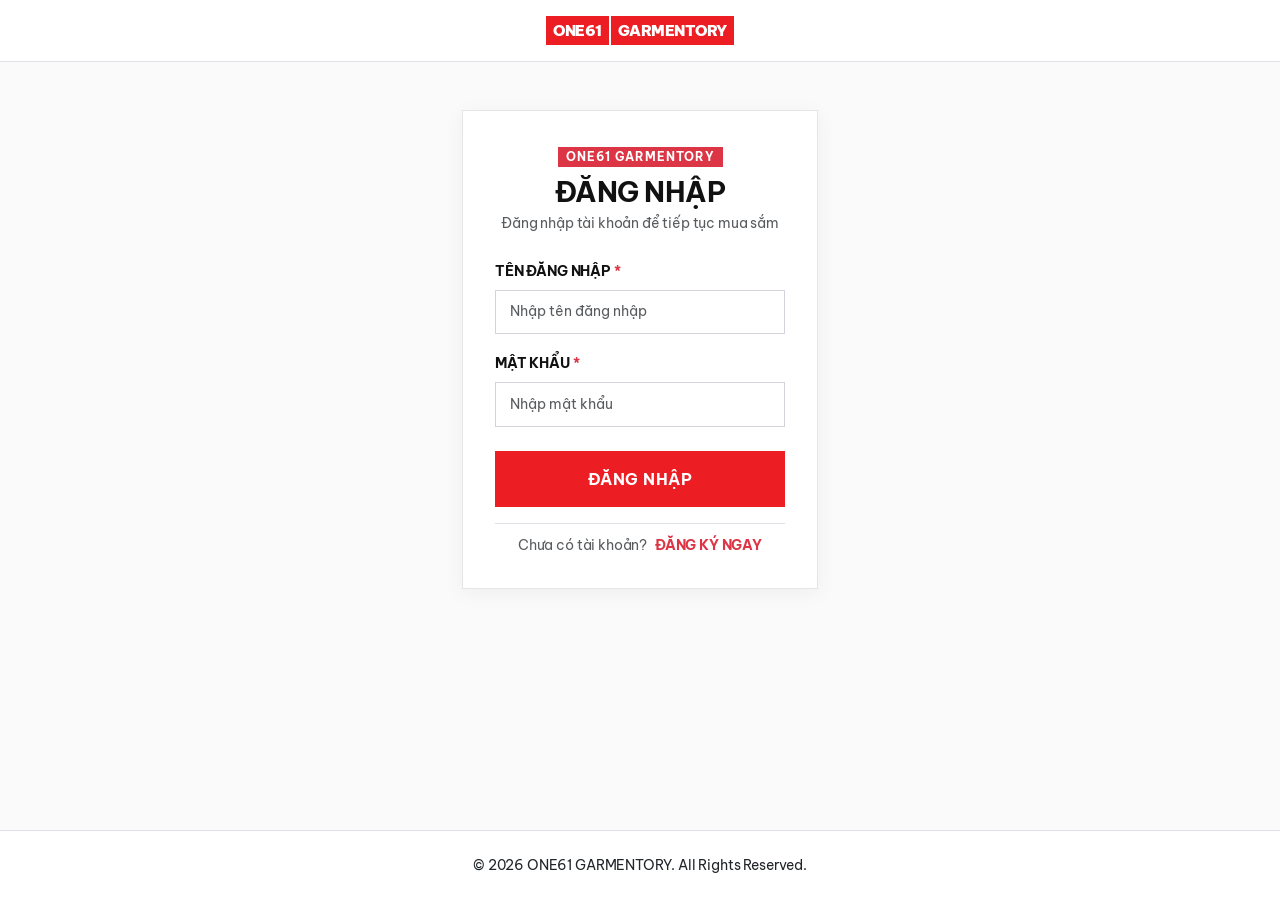
<file: pages/login.html>
<!DOCTYPE html>
<html lang="vi">

<head>
    <meta charset="UTF-8">
    <meta name="viewport" content="width=device-width, initial-scale=1.0">
    <title>Đăng Nhập | ONE61 GARMENTORY</title>
    <!-- Google Fonts: Be Vietnam Pro & Inter with 100% Native Vietnamese Typography -->
    <link rel="preconnect" href="https://fonts.googleapis.com">
    <link rel="preconnect" href="https://fonts.gstatic.com" crossorigin>
    <link href="https://fonts.googleapis.com/css2?family=Be+Vietnam+Pro:ital,wght@0,300;0,400;0,500;0,600;0,700;0,800;0,900;1,400&family=Inter:wght@300;400;500;600;700;800;900&display=swap" rel="stylesheet">
    <!-- Bootstrap 5 CSS -->
    <link href="https://cdn.jsdelivr.net/npm/bootstrap@5.3.0/dist/css/bootstrap.min.css" rel="stylesheet">
    <!-- FontAwesome 6 Pro -->
    <link rel="stylesheet" href="https://cdnjs.cloudflare.com/ajax/libs/font-awesome/6.4.0/css/all.min.css">
    <!-- Dedicated Modular Stylesheets -->
    <link rel="stylesheet" href="css/style.css">
    <link rel="stylesheet" href="css/auth.css">
</head>

<body class="auth-page d-flex flex-column min-vh-100">
    <nav class="navbar navbar-light bg-white border-bottom py-3">
        <div class="container text-center justify-content-center">
            <a class="brand-logo-wrap" href="index.html">
                <span class="brand-box">ONE61</span>
                <span class="brand-box">GARMENTORY</span>
            </a>
        </div>
    </nav>

    <main class="container my-5 flex-grow-1">
        <div class="row justify-content-center">
            <div class="col-md-5 col-lg-4">
                <div class="auth-card">
                    <div class="text-center mb-4">
                        <span class="badge bg-danger rounded-0 px-2 py-1 mb-2 text-uppercase" style="letter-spacing: 1px;">ONE61 Garmentory</span>
                        <h3 class="fw-bold text-uppercase tracking-wide m-0">ĐĂNG NHẬP</h3>
                        <p class="text-muted small mt-1">Đăng nhập tài khoản để tiếp tục mua sắm</p>
                    </div>

                    <form onsubmit="handleLogin(event)">
                        <div class="mb-3">
                            <label class="form-label fw-bold small text-uppercase">Tên đăng nhập <span class="text-danger">*</span></label>
                            <input type="text" class="form-control" placeholder="Nhập tên đăng nhập" required>
                        </div>
                        <div class="mb-4">
                            <label class="form-label fw-bold small text-uppercase">Mật khẩu <span class="text-danger">*</span></label>
                            <input type="password" class="form-control" placeholder="Nhập mật khẩu" required>
                        </div>
                        <button type="submit" class="btn btn-brand-primary w-100 py-3 mb-3">
                            ĐĂNG NHẬP
                        </button>
                        <div class="text-center pt-2 border-top">
                            <span class="text-muted small">Chưa có tài khoản?</span> 
                            <a href="register.html" class="text-danger text-decoration-none fw-bold small text-uppercase ms-1">Đăng ký ngay</a>
                        </div>
                    </form>
                </div>
            </div>
        </div>
    </main>

    <footer class="bg-white border-top text-dark py-4 mt-auto text-center small text-secondary">
        © 2026 ONE61 GARMENTORY. All Rights Reserved.
    </footer>

    <!-- Bootstrap 5 JS -->
    <script src="https://cdn.jsdelivr.net/npm/bootstrap@5.3.0/dist/js/bootstrap.bundle.min.js"></script>
    <!-- Dedicated Modular JS -->
    <script src="js/one61-alert.js"></script>
    <script src="js/main.js"></script>
    <script src="js/auth.js"></script>
</body>

</html>
</file>
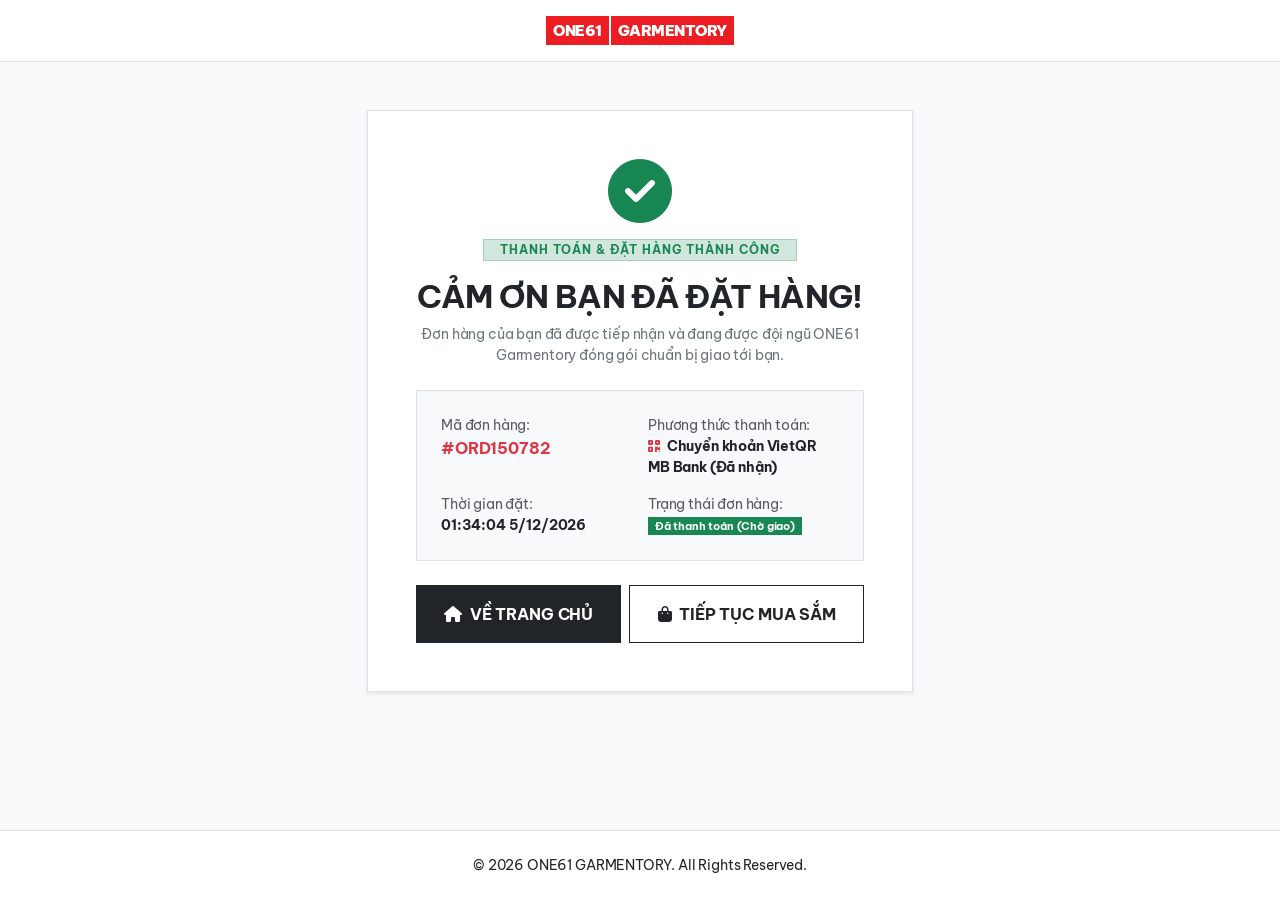
<file: pages/order-success.html>
<!DOCTYPE html>
<html lang="vi">

<head>
    <meta charset="UTF-8">
    <meta name="viewport" content="width=device-width, initial-scale=1.0">
    <title>Đặt Hàng Thành Công | ONE61 GARMENTORY</title>
    <!-- Google Fonts: Be Vietnam Pro & Inter with 100% Native Vietnamese Typography -->
    <link rel="preconnect" href="https://fonts.googleapis.com">
    <link rel="preconnect" href="https://fonts.gstatic.com" crossorigin>
    <link href="https://fonts.googleapis.com/css2?family=Be+Vietnam+Pro:ital,wght@0,300;0,400;0,500;0,600;0,700;0,800;0,900;1,400&family=Inter:wght@300;400;500;600;700;800;900&display=swap" rel="stylesheet">
    <!-- Bootstrap 5 CSS -->
    <link href="https://cdn.jsdelivr.net/npm/bootstrap@5.3.0/dist/css/bootstrap.min.css" rel="stylesheet">
    <!-- FontAwesome 6 Pro -->
    <link rel="stylesheet" href="https://cdnjs.cloudflare.com/ajax/libs/font-awesome/6.4.0/css/all.min.css">
    <!-- Dedicated Modular Stylesheets -->
    <link rel="stylesheet" href="css/style.css">
</head>

<body class="bg-light d-flex flex-column min-vh-100">
    <nav class="navbar navbar-light bg-white border-bottom py-3">
        <div class="container text-center justify-content-center">
            <a class="brand-logo-wrap" href="index.html">
                <span class="brand-box">ONE61</span>
                <span class="brand-box">GARMENTORY</span>
            </a>
        </div>
    </nav>

    <main class="container my-5 flex-grow-1">
        <div class="row justify-content-center">
            <div class="col-md-7 col-lg-6">
                <div class="card border rounded-0 p-4 p-md-5 bg-white shadow-sm text-center">
                    <div class="mb-3">
                        <i class="fa-solid fa-circle-check text-success display-3"></i>
                    </div>

                    <span class="badge bg-success-subtle text-success border border-success-subtle rounded-0 px-3 py-1 text-uppercase fw-bold mb-2 mx-auto" style="letter-spacing: 1px; width: fit-content;">
                        Thanh toán & Đặt hàng thành công
                    </span>

                    <h2 class="fw-bold text-uppercase tracking-wide mt-2 mb-2">CẢM ƠN BẠN ĐÃ ĐẶT HÀNG!</h2>
                    <p class="text-secondary small mb-4">
                        Đơn hàng của bạn đã được tiếp nhận và đang được đội ngũ ONE61 Garmentory đóng gói chuẩn bị giao tới bạn.
                    </p>

                    <div class="bg-light border p-4 text-start rounded-0 mb-4 small">
                        <div class="row g-3">
                            <div class="col-sm-6">
                                <span class="text-muted d-block">Mã đơn hàng:</span>
                                <strong class="text-danger fs-6" id="displayOrderID">#ORD2026</strong>
                            </div>
                            <div class="col-sm-6">
                                <span class="text-muted d-block">Phương thức thanh toán:</span>
                                <strong class="text-dark">
                                    <i class="fa-solid fa-qrcode text-danger me-1"></i> Chuyển khoản VietQR MB Bank (Đã nhận)
                                </strong>
                            </div>
                            <div class="col-sm-6">
                                <span class="text-muted d-block">Thời gian đặt:</span>
                                <span class="fw-bold text-dark" id="orderTime">15/08/2026</span>
                            </div>
                            <div class="col-sm-6">
                                <span class="text-muted d-block">Trạng thái đơn hàng:</span>
                                <span class="badge bg-success rounded-0">Đã thanh toán (Chờ giao)</span>
                            </div>
                        </div>
                    </div>

                    <div class="d-flex flex-column flex-sm-row gap-2 justify-content-center">
                        <a href="index.html" class="btn btn-dark rounded-0 px-4 py-3 fw-bold text-uppercase small flex-grow-1">
                            <i class="fa-solid fa-house me-1"></i> Về trang chủ
                        </a>
                        <a href="product.html" class="btn btn-outline-dark rounded-0 px-4 py-3 fw-bold text-uppercase small flex-grow-1">
                            <i class="fa-solid fa-bag-shopping me-1"></i> Tiếp tục mua sắm
                        </a>
                    </div>
                </div>
            </div>
        </div>
    </main>

    <footer class="bg-white border-top text-dark py-4 mt-auto text-center small text-secondary">
        © 2026 ONE61 GARMENTORY. All Rights Reserved.
    </footer>

    <!-- Bootstrap 5 JS -->
    <script src="https://cdn.jsdelivr.net/npm/bootstrap@5.3.0/dist/js/bootstrap.bundle.min.js"></script>
    <!-- Dedicated Modular JS -->
    <script src="js/one61-alert.js"></script>
    <script src="js/main.js"></script>
    <script>
        window.addEventListener('DOMContentLoaded', () => {
            const urlParams = new URLSearchParams(window.location.search);
            const orderId = urlParams.get('orderID') || 'ORD' + Math.floor(100000 + Math.random() * 900000);
            document.getElementById('displayOrderID').textContent = '#' + orderId;
            document.getElementById('orderTime').textContent = new Date().toLocaleString('vi-VN');
        });
    </script>
</body>

</html>
</file>
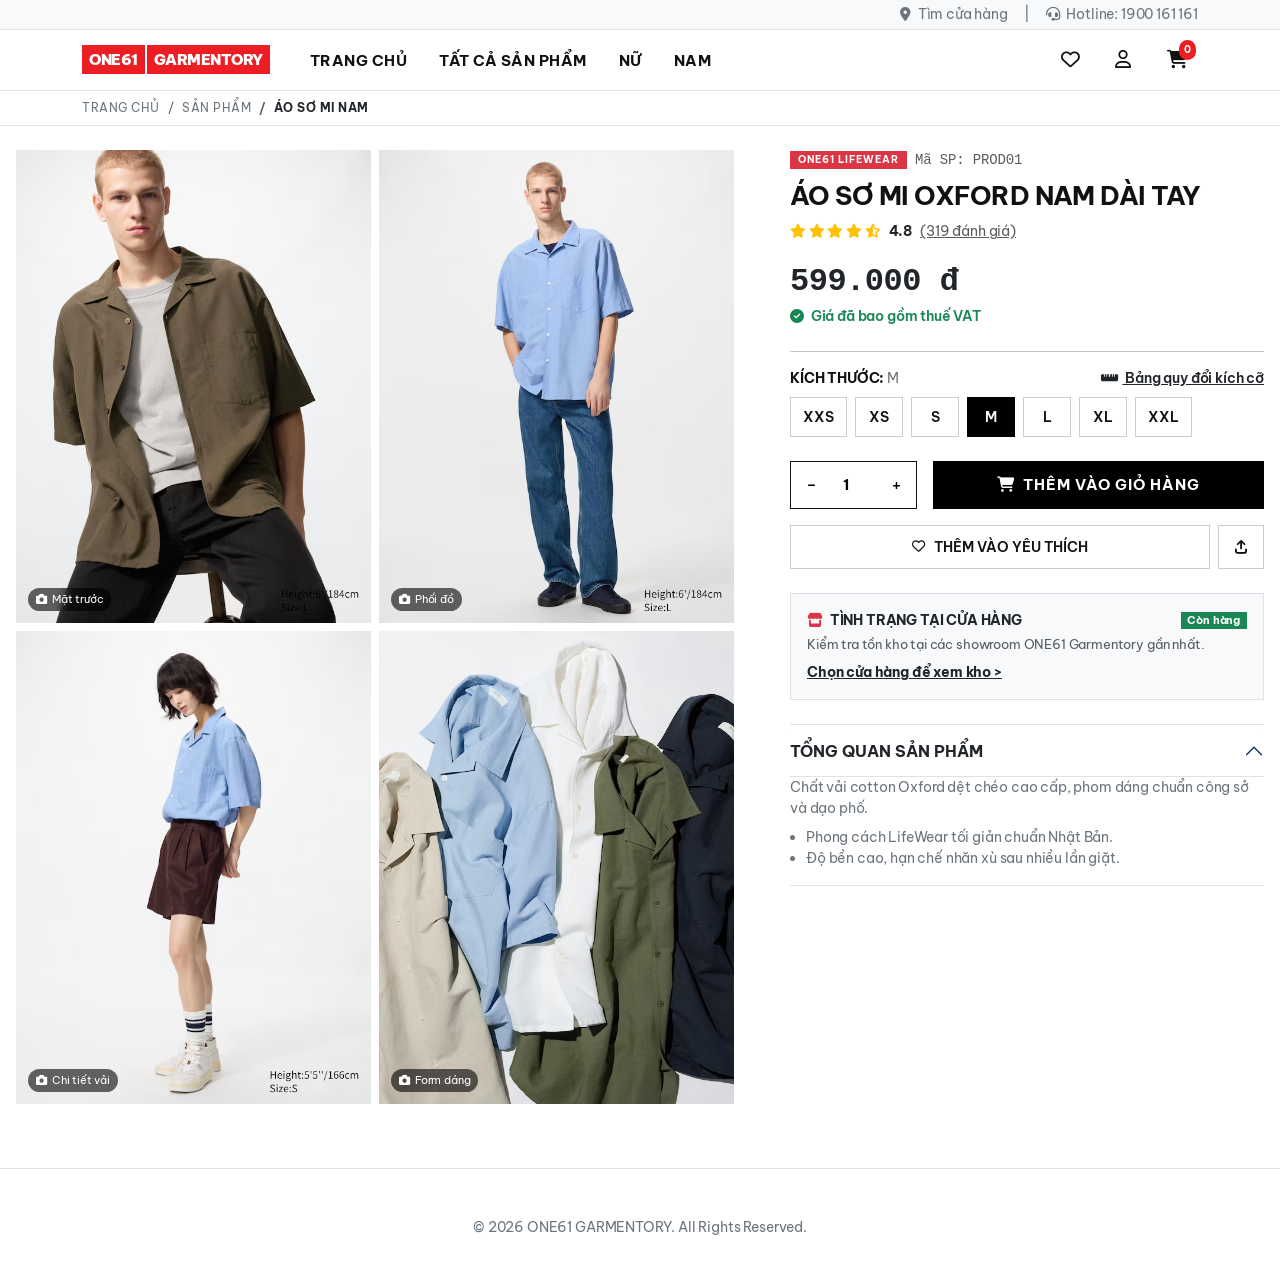
<file: pages/product-detail.html>
<!DOCTYPE html>
<html lang="vi">

<head>
    <meta charset="UTF-8">
    <meta name="viewport" content="width=device-width, initial-scale=1.0">
    <title>Chi Tiết Sản Phẩm | ONE61 GARMENTORY</title>
    <!-- Google Fonts: Be Vietnam Pro & Inter with 100% Native Vietnamese Typography -->
    <link rel="preconnect" href="https://fonts.googleapis.com">
    <link rel="preconnect" href="https://fonts.gstatic.com" crossorigin>
    <link href="https://fonts.googleapis.com/css2?family=Be+Vietnam+Pro:ital,wght@0,300;0,400;0,500;0,600;0,700;0,800;0,900;1,400&family=Inter:wght@300;400;500;600;700;800;900&display=swap" rel="stylesheet">
    <!-- Bootstrap 5 CSS -->
    <link href="https://cdn.jsdelivr.net/npm/bootstrap@5.3.0/dist/css/bootstrap.min.css" rel="stylesheet">
    <!-- FontAwesome 6 Pro -->
    <link rel="stylesheet" href="https://cdnjs.cloudflare.com/ajax/libs/font-awesome/6.4.0/css/all.min.css">
    <!-- Dedicated Modular Stylesheets -->
    <link rel="stylesheet" href="css/style.css">
    <link rel="stylesheet" href="css/product-detail.css">
</head>

<body class="d-flex flex-column min-vh-100">
    <!-- Top Bar -->
    <div class="border-bottom py-1 small bg-light">
        <div class="container d-flex justify-content-end align-items-center gap-3">
            <a href="javascript:void(0)" onclick="window.showStoreLocator()" class="text-secondary text-decoration-none"><i class="fa-solid fa-location-dot me-1"></i> Tìm cửa hàng</a>
            <span class="text-secondary">|</span>
            <a href="tel:1900161161" class="text-secondary text-decoration-none"><i class="fa-solid fa-headset me-1"></i> Hotline: 1900 161 161</a>
        </div>
    </div>

    <!-- Main Navigation Bar -->
    <nav class="navbar navbar-expand-lg navbar-light bg-white border-bottom sticky-top py-2">
        <div class="container">
            <a class="brand-logo-wrap me-4" href="index.html">
                <span class="brand-box">ONE61</span>
                <span class="brand-box">GARMENTORY</span>
            </a>

            <div class="collapse navbar-collapse d-none d-lg-flex" id="navbarNav">
                <ul class="navbar-nav me-auto mb-2 mb-lg-0">
                    <li class="nav-item"><a class="main-nav-link" href="index.html">TRANG CHỦ</a></li>
                    <li class="nav-item"><a class="main-nav-link" href="product.html">TẤT CẢ SẢN PHẨM</a></li>
                    <li class="nav-item"><a class="main-nav-link" href="product.html?cat=WOMEN">NỮ</a></li>
                    <li class="nav-item"><a class="main-nav-link" href="product.html?cat=MEN">NAM</a></li>
                </ul>
            </div>

            <div class="d-flex align-items-center gap-3">
                <a href="javascript:void(0)" onclick="window.showWishlistModal()" class="nav-icon-link position-relative" title="Yêu thích">
                    <i class="fa-regular fa-heart"></i>
                    <span class="wishlist-badge cart-badge" id="headerWishlistCount" style="display: none; background-color: var(--color-primary, #ED1D24);">0</span>
                </a>
                <a href="login.html" class="nav-icon-link" title="Tài khoản"><i class="fa-regular fa-user"></i></a>
                <a href="cart.html" class="nav-icon-link" title="Giỏ hàng">
                    <i class="fa-solid fa-cart-shopping"></i>
                    <span class="cart-badge" id="navCartCount">0</span>
                </a>
            </div>
        </div>
    </nav>

    <!-- Breadcrumb -->
    <div class="border-bottom py-2 bg-white">
        <div class="container">
            <nav aria-label="breadcrumb">
                <ol class="breadcrumb mb-0 small text-uppercase" style="font-size: 0.75rem; letter-spacing: 0.5px;">
                    <li class="breadcrumb-item"><a href="index.html" class="text-secondary text-decoration-none">Trang chủ</a></li>
                    <li class="breadcrumb-item"><a href="product.html" class="text-secondary text-decoration-none">Sản phẩm</a></li>
                    <li class="breadcrumb-item active text-dark fw-bold" id="breadCat">ONE61</li>
                </ol>
            </nav>
        </div>
    </div>

    <!-- Product Detail Container -->
    <main class="product-detail-container flex-grow-1">
        <div class="row g-4">
            <!-- Left: Lookbook 4-Image Grid -->
            <div class="col-lg-7 col-md-12">
                <div class="lookbook-grid">
                    <div class="lookbook-item">
                        <img id="img1" src="../web/img-prj301/products/men/content/content-shirts-men-1-01.avif" alt="Mặt trước" onerror="this.onerror=null; this.src='../web/img-prj301/products/men/cover/cover-shirts-men-1.avif';">
                        <span class="lookbook-tag"><i class="fa-solid fa-camera"></i> Mặt trước</span>
                    </div>
                    <div class="lookbook-item">
                        <img id="img2" src="../web/img-prj301/products/men/content/content-shirts-men-1-02.avif" alt="Phối đồ" onerror="this.onerror=null; this.src='../web/img-prj301/products/men/cover/cover-shirts-men-1.avif';">
                        <span class="lookbook-tag"><i class="fa-solid fa-person"></i> Phối đồ</span>
                    </div>
                    <div class="lookbook-item">
                        <img id="img3" src="../web/img-prj301/products/men/content/content-shirts-men-1-03.avif" alt="Chi tiết vải" onerror="this.onerror=null; this.src='../web/img-prj301/products/men/cover/cover-shirts-men-1.avif';">
                        <span class="lookbook-tag"><i class="fa-solid fa-magnifying-glass"></i> Chi tiết vải</span>
                    </div>
                    <div class="lookbook-item">
                        <img id="img4" src="../web/img-prj301/products/men/content/content-shirts-men-1-04.avif" alt="Form dáng" onerror="this.onerror=null; this.src='../web/img-prj301/products/men/cover/cover-shirts-men-1.avif';">
                        <span class="lookbook-tag"><i class="fa-solid fa-shirt"></i> Form dáng</span>
                    </div>
                </div>
            </div>

            <!-- Right: Sticky Product Info -->
            <div class="col-lg-5 col-md-12">
                <div class="sticky-product-info">
                    <div class="d-flex align-items-center gap-2 mb-2">
                        <span class="badge bg-danger rounded-0 px-2 py-1 text-uppercase" style="font-size: 0.65rem; letter-spacing: 1px;">
                            ONE61 LIFEWEAR
                        </span>
                        <span class="text-muted small font-monospace" id="prodSKU">Mã SP: PROD01</span>
                    </div>

                    <h1 class="fw-bold text-uppercase tracking-tight mb-2" id="prodName" style="font-size: 1.65rem; line-height: 1.3;">
                        Áo Thun AIRism Cổ Tròn Ngắn Tay
                    </h1>

                    <div class="d-flex align-items-center gap-2 mb-3">
                        <div class="text-warning small">
                            <i class="fa-solid fa-star"></i>
                            <i class="fa-solid fa-star"></i>
                            <i class="fa-solid fa-star"></i>
                            <i class="fa-solid fa-star"></i>
                            <i class="fa-solid fa-star-half-stroke"></i>
                        </div>
                        <span class="small fw-bold text-dark">4.8</span>
                        <span class="small text-muted text-decoration-underline">(319 đánh giá)</span>
                    </div>

                    <div class="mb-4">
                        <div class="fs-2 fw-bold text-dark font-monospace" id="prodPrice" style="letter-spacing: -0.5px;">
                            299.000 đ
                        </div>
                        <div class="small text-success fw-semibold">
                            <i class="fa-solid fa-check-circle me-1"></i> Giá đã bao gồm thuế VAT
                        </div>
                    </div>

                    <hr class="my-3">

                    <!-- Size Selector -->
                    <div class="mb-4">
                        <div class="d-flex justify-content-between align-items-center mb-2">
                            <span class="small fw-bold text-uppercase">Kích thước: <span id="selectedSizeLabel" class="text-secondary fw-normal">M</span></span>
                            <a href="javascript:void(0)" class="small text-dark fw-semibold text-decoration-underline" data-bs-toggle="modal" data-bs-target="#sizeGuideModal">
                                <i class="fa-solid fa-ruler-horizontal me-1"></i> Bảng quy đổi kích cỡ
                            </a>
                        </div>
                        <div class="size-btn-group">
                            <button type="button" class="size-btn" onclick="selectSize('XXS', this)">XXS</button>
                            <button type="button" class="size-btn" onclick="selectSize('XS', this)">XS</button>
                            <button type="button" class="size-btn" onclick="selectSize('S', this)">S</button>
                            <button type="button" class="size-btn active" onclick="selectSize('M', this)">M</button>
                            <button type="button" class="size-btn" onclick="selectSize('L', this)">L</button>
                            <button type="button" class="size-btn" onclick="selectSize('XL', this)">XL</button>
                            <button type="button" class="size-btn" onclick="selectSize('XXL', this)">XXL</button>
                        </div>
                    </div>

                    <!-- Quantity & Add to Cart -->
                    <div class="d-flex gap-3 align-items-center mb-3">
                        <div class="qty-stepper">
                            <button type="button" class="qty-btn" onclick="changeQuantity(-1)">-</button>
                            <input type="number" id="productQuantity" class="qty-input" value="1" min="1" max="99" readonly>
                            <button type="button" class="qty-btn" onclick="changeQuantity(1)">+</button>
                        </div>
                        <button type="button" onclick="handleAddToCart()" class="btn btn-add-to-cart flex-grow-1 d-flex align-items-center justify-content-center gap-2">
                            <i class="fa-solid fa-cart-shopping"></i> THÊM VÀO GIỎ HÀNG
                        </button>
                    </div>

                    <!-- Secondary Actions -->
                    <div class="d-flex gap-2 mb-4">
                        <button type="button" id="btnWishlistToggle" class="btn btn-wishlist flex-grow-1 d-flex align-items-center justify-content-center gap-2" onclick="toggleWishlist(this)">
                            <i class="fa-regular fa-heart"></i> THÊM VÀO YÊU THÍCH
                        </button>
                        <button type="button" class="btn btn-wishlist px-3" onclick="copyLink()" title="Chia sẻ sản phẩm">
                            <i class="fa-solid fa-arrow-up-from-bracket"></i>
                        </button>
                    </div>

                    <!-- Store Availability -->
                    <div class="border p-3 bg-light mb-4 small">
                        <div class="d-flex justify-content-between align-items-center mb-1">
                            <strong class="text-uppercase text-dark"><i class="fa-solid fa-store me-1 text-danger"></i> Tình trạng tại cửa hàng</strong>
                            <span class="badge bg-success rounded-0">Còn hàng</span>
                        </div>
                        <p class="text-muted mb-2" style="font-size: 0.8rem;">Kiểm tra tồn kho tại các showroom ONE61 Garmentory gần nhất.</p>
                        <a href="javascript:void(0)" class="fw-bold text-dark text-decoration-underline" onclick="window.showStoreLocator()">
                            Chọn cửa hàng để xem kho &gt;
                        </a>
                    </div>

                    <!-- Accordion Details -->
                    <div class="accordion border-top border-bottom mb-4" id="detailAccordion">
                        <div class="accordion-item border-0">
                            <h2 class="accordion-header">
                                <button class="accordion-button px-0 bg-transparent fw-bold text-dark" type="button" data-bs-toggle="collapse" data-bs-target="#collapseOne">
                                    TỔNG QUAN SẢN PHẨM
                                </button>
                            </h2>
                            <div id="collapseOne" class="accordion-collapse collapse show">
                                <div class="accordion-body px-0 pt-0 small text-secondary" id="prodDesc">
                                    Chất liệu AIRism mềm mịn, làm mát cơ thể tức thì, thấm hút mồ hôi tối ưu.
                                </div>
                            </div>
                        </div>
                    </div>
                </div>
            </div>
        </div>
    </main>

    <!-- Size Guide Modal -->
    <div class="modal fade" id="sizeGuideModal" tabindex="-1">
        <div class="modal-dialog modal-dialog-centered modal-lg">
            <div class="modal-content rounded-0">
                <div class="modal-header border-bottom">
                    <h5 class="modal-title fw-bold text-uppercase small"><i class="fa-solid fa-ruler-combined me-2 text-danger"></i> BẢNG QUY ĐỔI KÍCH CỠ CHUẨN</h5>
                    <button type="button" class="btn-close" data-bs-dismiss="modal"></button>
                </div>
                <div class="modal-body p-4">
                    <table class="table table-bordered text-center small mb-0">
                        <thead class="table-dark">
                            <tr><th>Size</th><th>Chiều cao (cm)</th><th>Cân nặng (kg)</th><th>Vòng ngực (cm)</th><th>Vòng eo (cm)</th></tr>
                        </thead>
                        <tbody>
                            <tr><td><strong>XS</strong></td><td>150 - 160</td><td>40 - 48</td><td>76 - 82</td><td>60 - 66</td></tr>
                            <tr><td><strong>S</strong></td><td>155 - 165</td><td>48 - 55</td><td>80 - 88</td><td>64 - 72</td></tr>
                            <tr class="table-active"><td><strong>M</strong></td><td>160 - 172</td><td>55 - 65</td><td>86 - 94</td><td>70 - 78</td></tr>
                            <tr><td><strong>L</strong></td><td>168 - 178</td><td>65 - 75</td><td>92 - 100</td><td>76 - 84</td></tr>
                            <tr><td><strong>XL</strong></td><td>175 - 185</td><td>75 - 85</td><td>98 - 108</td><td>82 - 92</td></tr>
                            <tr><td><strong>XXL</strong></td><td>180 - 190</td><td>85 - 95</td><td>106 - 116</td><td>90 - 100</td></tr>
                        </tbody>
                    </table>
                </div>
                <div class="modal-footer border-top">
                    <button type="button" class="btn btn-dark rounded-0 px-4 small fw-bold text-uppercase" data-bs-dismiss="modal">ĐÓNG</button>
                </div>
            </div>
        </div>
    </div>

    <!-- Footer -->
    <footer class="bg-white border-top text-dark py-5 mt-auto">
        <div class="container text-center small text-secondary">
            © 2026 ONE61 GARMENTORY. All Rights Reserved.
        </div>
    </footer>

    <!-- Bootstrap 5 JS -->
    <script src="https://cdn.jsdelivr.net/npm/bootstrap@5.3.0/dist/js/bootstrap.bundle.min.js"></script>
    <!-- Dedicated Modular JS -->
    <script src="js/one61-alert.js"></script>
    <script src="js/main.js"></script>
    <script src="js/product-detail.js"></script>
</body>

</html>
</file>
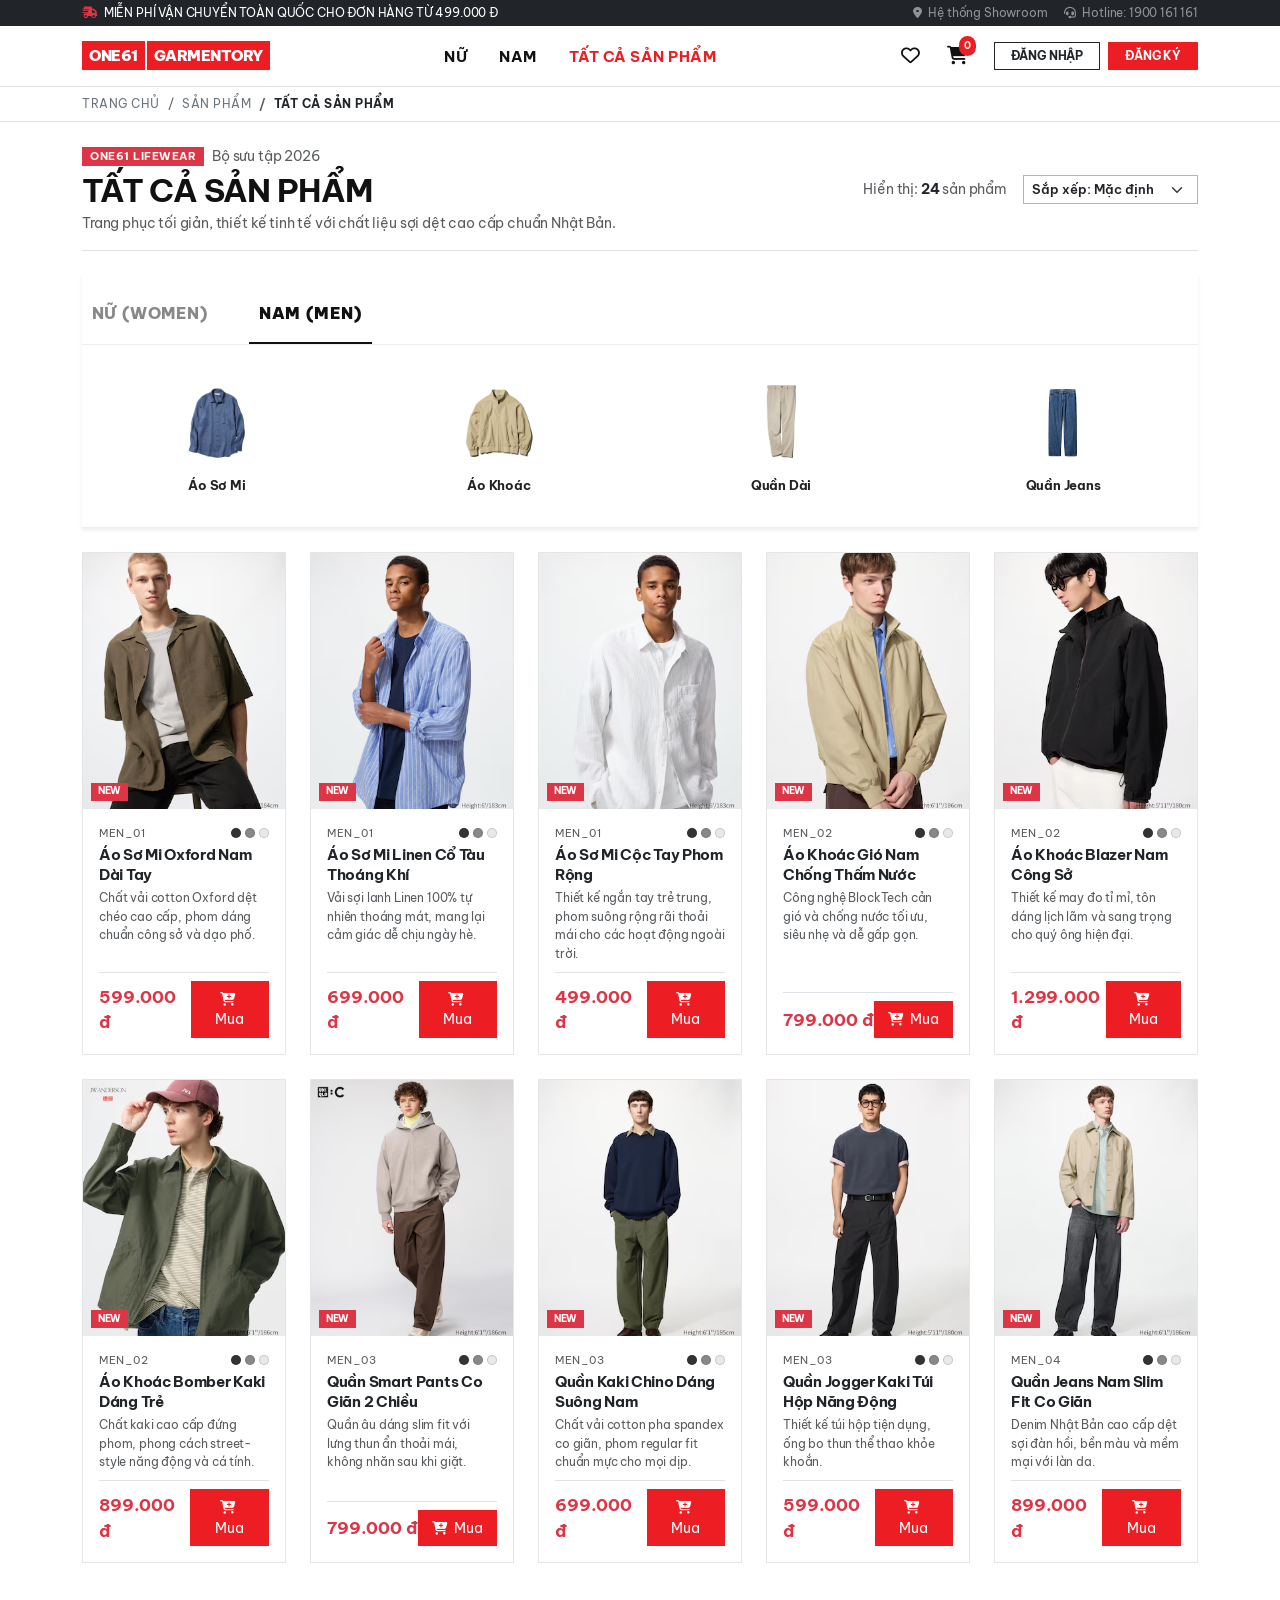
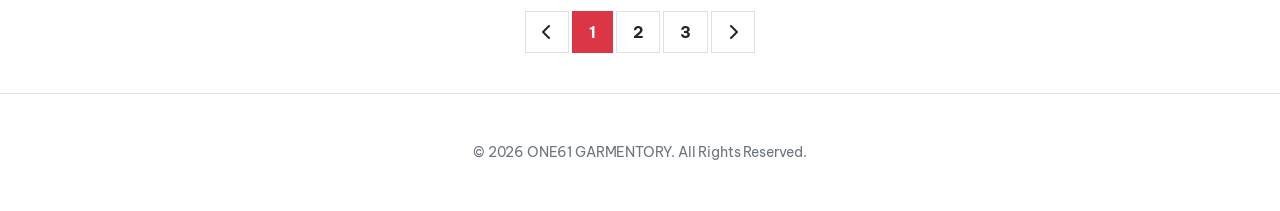
<file: pages/product.html>
<!DOCTYPE html>
<html lang="vi">

<head>
    <meta charset="UTF-8">
    <meta name="viewport" content="width=device-width, initial-scale=1.0">
    <title>Danh Mục Sản Phẩm | ONE61 GARMENTORY</title>
    <!-- Google Fonts: Be Vietnam Pro & Inter with 100% Native Vietnamese Typography -->
    <link rel="preconnect" href="https://fonts.googleapis.com">
    <link rel="preconnect" href="https://fonts.gstatic.com" crossorigin>
    <link href="https://fonts.googleapis.com/css2?family=Be+Vietnam+Pro:ital,wght@0,300;0,400;0,500;0,600;0,700;0,800;0,900;1,400&family=Inter:wght@300;400;500;600;700;800;900&display=swap" rel="stylesheet">
    <!-- Bootstrap 5 CSS -->
    <link href="https://cdn.jsdelivr.net/npm/bootstrap@5.3.0/dist/css/bootstrap.min.css" rel="stylesheet">
    <!-- FontAwesome 6 Pro -->
    <link rel="stylesheet" href="https://cdnjs.cloudflare.com/ajax/libs/font-awesome/6.4.0/css/all.min.css">
    <!-- Dedicated Modular Stylesheets -->
    <link rel="stylesheet" href="css/style.css">
    <link rel="stylesheet" href="css/product.css">
</head>

<body class="d-flex flex-column min-vh-100">
    <!-- Top Utility Bar -->
    <div class="bg-dark text-white py-1 small">
        <div class="container d-flex justify-content-between align-items-center">
            <span style="font-size: 0.75rem;"><i class="fa-solid fa-truck-fast me-1 text-danger"></i> MIỄN PHÍ VẬN CHUYỂN TOÀN QUỐC CHO ĐƠN HÀNG TỪ 499.000 Đ</span>
            <div class="d-none d-md-flex gap-3" style="font-size: 0.75rem;">
                <a href="javascript:void(0)" onclick="window.showStoreLocator()" class="text-white-50 text-decoration-none hover-white"><i class="fa-solid fa-location-dot me-1"></i> Hệ thống Showroom</a>
                <a href="tel:1900161161" class="text-white-50 text-decoration-none hover-white"><i class="fa-solid fa-headset me-1"></i> Hotline: 1900 161 161</a>
            </div>
        </div>
    </div>

    <!-- Main Navigation Bar -->
    <nav class="navbar navbar-expand-lg navbar-light bg-white border-bottom sticky-top py-2">
        <div class="container">
            <a class="brand-logo-wrap" href="index.html">
                <span class="brand-box">ONE61</span>
                <span class="brand-box">GARMENTORY</span>
            </a>

            <button class="navbar-toggler border-0" type="button" data-bs-toggle="collapse" data-bs-target="#mainNavbar">
                <span class="navbar-toggler-icon"></span>
            </button>

            <div class="collapse navbar-collapse justify-content-center" id="mainNavbar">
                <ul class="navbar-nav mb-2 mb-lg-0">
                    <li class="nav-item"><a class="main-nav-link" href="javascript:void(0)" onclick="filterCategory('WOMEN')">NỮ</a></li>
                    <li class="nav-item"><a class="main-nav-link" href="javascript:void(0)" onclick="filterCategory('MEN')">NAM</a></li>
                    <li class="nav-item"><a class="main-nav-link active" href="javascript:void(0)" onclick="filterCategory('ALL')">TẤT CẢ SẢN PHẨM</a></li>
                </ul>
            </div>

            <div class="d-flex align-items-center gap-2">
                <a href="javascript:void(0)" onclick="window.showWishlistModal()" class="nav-icon-link position-relative" title="Yêu thích">
                    <i class="fa-regular fa-heart"></i>
                    <span class="wishlist-badge cart-badge" id="headerWishlistCount" style="display: none; background-color: var(--color-primary, #ED1D24);">0</span>
                </a>
                <a href="cart.html" class="nav-icon-link" title="Giỏ hàng">
                    <i class="fa-solid fa-cart-shopping"></i>
                    <span class="cart-badge" id="navCartCount">0</span>
                </a>
                <div class="d-flex align-items-center gap-2 ms-2">
                    <a class="btn btn-outline-dark btn-sm rounded-0 fw-bold px-3 text-uppercase" href="login.html" style="font-size: 0.75rem;">
                        Đăng nhập
                    </a>
                    <a class="btn btn-danger btn-sm rounded-0 fw-bold px-3 text-uppercase" href="register.html" style="background-color: var(--color-primary, #ED1D24); border-color: var(--color-primary, #ED1D24); font-size: 0.75rem;">
                        Đăng ký
                    </a>
                </div>
            </div>
        </div>
    </nav>

    <!-- Breadcrumb Navigation -->
    <div class="bg-white border-bottom py-2">
        <div class="container">
            <nav aria-label="breadcrumb">
                <ol class="breadcrumb mb-0 small text-uppercase" style="font-size: 0.75rem; letter-spacing: 0.5px;">
                    <li class="breadcrumb-item"><a href="index.html" class="text-secondary text-decoration-none">Trang chủ</a></li>
                    <li class="breadcrumb-item"><a href="product.html" class="text-secondary text-decoration-none">Sản phẩm</a></li>
                    <li class="breadcrumb-item active text-dark fw-bold" id="breadcrumbCurrentCat">Tất cả sản phẩm</li>
                </ol>
            </nav>
        </div>
    </div>

    <!-- Main Products Catalog -->
    <main class="container my-4 flex-grow-1">
        <!-- Catalog Header Banner -->
        <div class="d-flex flex-column flex-md-row justify-content-between align-items-md-center pb-3 mb-4 border-bottom gap-3">
            <div>
                <div class="d-flex align-items-center gap-2 mb-1">
                    <span class="badge bg-danger rounded-0 px-2 py-1 text-uppercase" style="font-size: 0.7rem; letter-spacing: 0.5px;">ONE61 LifeWear</span>
                    <span class="text-muted small">Bộ sưu tập 2026</span>
                </div>
                <h2 class="fw-bold text-uppercase tracking-tight m-0" id="catalogTitle">TẤT CẢ SẢN PHẨM</h2>
                <p class="text-muted small m-0 mt-1">Trang phục tối giản, thiết kế tinh tế với chất liệu sợi dệt cao cấp chuẩn Nhật Bản.</p>
            </div>
            <div class="d-flex align-items-center gap-3">
                <span class="small text-muted text-nowrap">Hiển thị: <strong class="text-dark" id="productCount">16</strong> sản phẩm</span>
                <select class="form-select form-select-sm rounded-0 border-dark-subtle fw-semibold" style="width: 175px; font-size: 0.8rem;" onchange="sortProducts(this.value)">
                    <option value="default">Sắp xếp: Mặc định</option>
                    <option value="price-asc">Giá: Thấp đến Cao</option>
                    <option value="price-desc">Giá: Cao đến Thấp</option>
                    <option value="name">Tên: A - Z</option>
                </select>
            </div>
        </div>

        <!-- UNIQLO-Style Visual Category Icons Showcase Section -->
        <div class="uniqlo-category-section shadow-sm rounded-0 mb-4">
            <!-- Category Group Tabs -->
            <div class="category-tab-nav" id="categoryTabNav">
                <button class="category-tab-btn" onclick="switchCategoryTab('WOMEN', this)">NỮ (WOMEN)</button>
                <button class="category-tab-btn active" onclick="switchCategoryTab('MEN', this)">NAM (MEN)</button>
            </div>

            <!-- Category Icons Grid -->
            <div class="uniqlo-category-grid" id="uniqloCategoryGrid">
                <!-- Dynamically rendered or pre-rendered icon buttons -->
            </div>
        </div>

        <div class="row g-4">
            <!-- Full Width Products Grid (5 Columns) -->
            <div class="col-12">
                <div class="row row-cols-2 row-cols-sm-3 row-cols-md-4 row-cols-lg-5 row-cols-xl-5 g-3 g-md-4" id="productsGrid"></div>
            </div>
        </div>
    </main>

    <!-- Footer -->
    <footer class="bg-white border-top text-dark py-5 mt-auto">
        <div class="container text-center small text-secondary">
            © 2026 ONE61 GARMENTORY. All Rights Reserved.
        </div>
    </footer>

    <!-- Bootstrap 5 JS -->
    <script src="https://cdn.jsdelivr.net/npm/bootstrap@5.3.0/dist/js/bootstrap.bundle.min.js"></script>
    <!-- Dedicated Modular JS -->
    <script src="js/one61-alert.js"></script>
    <script src="js/main.js"></script>
    <script src="js/product.js"></script>
</body>

</html>
</file>
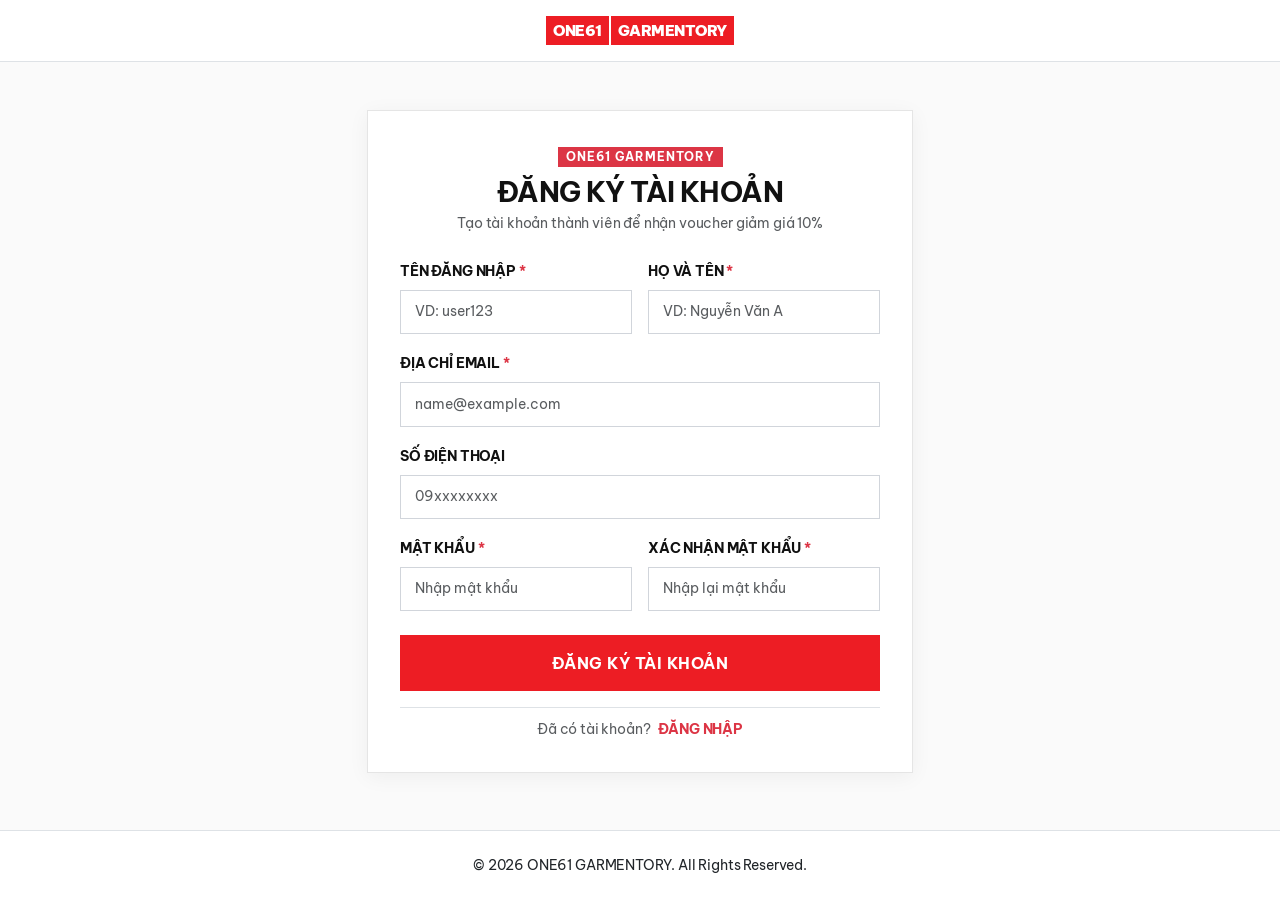
<file: pages/register.html>
<!DOCTYPE html>
<html lang="vi">

<head>
    <meta charset="UTF-8">
    <meta name="viewport" content="width=device-width, initial-scale=1.0">
    <title>Đăng Ký Tài Khoản | ONE61 GARMENTORY</title>
    <!-- Google Fonts: Be Vietnam Pro & Inter with 100% Native Vietnamese Typography -->
    <link rel="preconnect" href="https://fonts.googleapis.com">
    <link rel="preconnect" href="https://fonts.gstatic.com" crossorigin>
    <link href="https://fonts.googleapis.com/css2?family=Be+Vietnam+Pro:ital,wght@0,300;0,400;0,500;0,600;0,700;0,800;0,900;1,400&family=Inter:wght@300;400;500;600;700;800;900&display=swap" rel="stylesheet">
    <!-- Bootstrap 5 CSS -->
    <link href="https://cdn.jsdelivr.net/npm/bootstrap@5.3.0/dist/css/bootstrap.min.css" rel="stylesheet">
    <!-- FontAwesome 6 Pro -->
    <link rel="stylesheet" href="https://cdnjs.cloudflare.com/ajax/libs/font-awesome/6.4.0/css/all.min.css">
    <!-- Dedicated Modular Stylesheets -->
    <link rel="stylesheet" href="css/style.css">
    <link rel="stylesheet" href="css/auth.css">
</head>

<body class="auth-page d-flex flex-column min-vh-100">
    <nav class="navbar navbar-light bg-white border-bottom py-3">
        <div class="container text-center justify-content-center">
            <a class="brand-logo-wrap" href="index.html">
                <span class="brand-box">ONE61</span>
                <span class="brand-box">GARMENTORY</span>
            </a>
        </div>
    </nav>

    <main class="container my-5 flex-grow-1">
        <div class="row justify-content-center">
            <div class="col-md-7 col-lg-6">
                <div class="auth-card">
                    <div class="text-center mb-4">
                        <span class="badge bg-danger rounded-0 px-2 py-1 mb-2 text-uppercase" style="letter-spacing: 1px;">ONE61 Garmentory</span>
                        <h3 class="fw-bold text-uppercase tracking-wide m-0">ĐĂNG KÝ TÀI KHOẢN</h3>
                        <p class="text-muted small mt-1">Tạo tài khoản thành viên để nhận voucher giảm giá 10%</p>
                    </div>

                    <form onsubmit="handleRegister(event)">
                        <div class="row g-3">
                            <div class="col-md-6 mb-3">
                                <label class="form-label fw-bold small text-uppercase">Tên đăng nhập <span class="text-danger">*</span></label>
                                <input type="text" id="regUser" class="form-control" placeholder="VD: user123" required>
                            </div>
                            <div class="col-md-6 mb-3">
                                <label class="form-label fw-bold small text-uppercase">Họ và tên <span class="text-danger">*</span></label>
                                <input type="text" id="regName" class="form-control" placeholder="VD: Nguyễn Văn A" required>
                            </div>
                        </div>
                        
                        <div class="mb-3">
                            <label class="form-label fw-bold small text-uppercase">Địa chỉ Email <span class="text-danger">*</span></label>
                            <input type="email" id="regEmail" class="form-control" placeholder="name@example.com" required>
                        </div>
                        
                        <div class="mb-3">
                            <label class="form-label fw-bold small text-uppercase">Số điện thoại</label>
                            <input type="tel" id="regPhone" class="form-control" placeholder="09xxxxxxxx">
                        </div>

                        <div class="row g-3">
                            <div class="col-md-6 mb-3">
                                <label class="form-label fw-bold small text-uppercase">Mật khẩu <span class="text-danger">*</span></label>
                                <input type="password" id="regPass" class="form-control" placeholder="Nhập mật khẩu" required>
                            </div>
                            <div class="col-md-6 mb-4">
                                <label class="form-label fw-bold small text-uppercase">Xác nhận mật khẩu <span class="text-danger">*</span></label>
                                <input type="password" id="regConfirm" class="form-control" placeholder="Nhập lại mật khẩu" required>
                            </div>
                        </div>

                        <button type="submit" class="btn btn-brand-primary w-100 py-3 mb-3">
                            ĐĂNG KÝ TÀI KHOẢN
                        </button>
                        <div class="text-center pt-2 border-top">
                            <span class="text-muted small">Đã có tài khoản?</span> 
                            <a href="login.html" class="text-danger text-decoration-none fw-bold small text-uppercase ms-1">Đăng nhập</a>
                        </div>
                    </form>
                </div>
            </div>
        </div>
    </main>

    <footer class="bg-white border-top text-dark py-4 mt-auto text-center small text-secondary">
        © 2026 ONE61 GARMENTORY. All Rights Reserved.
    </footer>

    <!-- Bootstrap 5 JS -->
    <script src="https://cdn.jsdelivr.net/npm/bootstrap@5.3.0/dist/js/bootstrap.bundle.min.js"></script>
    <!-- Dedicated Modular JS -->
    <script src="js/one61-alert.js"></script>
    <script src="js/main.js"></script>
    <script src="js/auth.js"></script>
</body>

</html>
</file>
<file: pages/css/style.css>
/**
 * ONE61 GARMENTORY - Global Core Design System
 * Minimalist Japanese Aesthetics (LifeWear Architecture)
 */

:root {
    --color-primary: #ED1D24;
    --color-primary-hover: #c7141a;
    --color-dark: #111111;
    --color-secondary: #767676;
    --color-gray-light: #F4F4F4;
    --color-gray-border: #E5E5E5;
    --color-bg-light: #FAFAFA;
    --color-white: #FFFFFF;
    
    --font-main: 'Be Vietnam Pro', 'Inter', -apple-system, BlinkMacSystemFont, 'Segoe UI', Roboto, sans-serif;
    --font-heading: 'Be Vietnam Pro', -apple-system, BlinkMacSystemFont, sans-serif;
    
    --transition-smooth: all 0.25s cubic-bezier(0.16, 1, 0.3, 1);
    --shadow-soft: 0 4px 20px rgba(0, 0, 0, 0.06);
    --shadow-hover: 0 12px 30px rgba(0, 0, 0, 0.1);
}

/* Base & Typography */
* {
    box-sizing: border-box;
}

body {
    font-family: var(--font-main);
    color: var(--color-dark);
    background-color: var(--color-white);
    letter-spacing: -0.01em;
    -webkit-font-smoothing: antialiased;
    -moz-osx-font-smoothing: grayscale;
}

h1, h2, h3, h4, h5, h6, .brand-box, .btn-brand {
    font-family: var(--font-heading);
    letter-spacing: -0.02em;
}

/* Brand Logo (Uniqlo Dual Red Box Architecture) */
.brand-logo-wrap {
    display: inline-flex;
    align-items: center;
    gap: 2px;
    text-decoration: none;
    user-select: none;
}

.brand-box {
    background-color: var(--color-primary);
    color: #FFFFFF;
    font-family: var(--font-heading);
    font-weight: 900;
    font-size: 0.95rem;
    line-height: 1;
    letter-spacing: -0.5px;
    padding: 7px 7px;
    display: inline-block;
    text-align: center;
    transition: transform 0.2s ease;
}

.brand-logo-wrap:hover .brand-box {
    opacity: 0.95;
}

/* Navbar & Navigation Links */
.main-nav-link {
    font-weight: 700;
    font-size: 0.92rem;
    color: var(--color-dark) !important;
    letter-spacing: 0.5px;
    padding: 8px 16px !important;
    text-decoration: none;
    position: relative;
    transition: color 0.15s ease;
}

.main-nav-link:hover,
.main-nav-link.active {
    color: var(--color-primary) !important;
}

.nav-icon-link {
    color: var(--color-dark);
    font-size: 1.15rem;
    padding: 8px 10px;
    position: relative;
    text-decoration: none;
    transition: color 0.15s ease;
}

.nav-icon-link:hover {
    color: var(--color-primary);
}

.cart-badge {
    position: absolute;
    top: 2px;
    right: 2px;
    background-color: var(--color-primary);
    color: #fff;
    font-size: 0.65rem;
    font-weight: 700;
    padding: 2px 5px;
    border-radius: 10px;
    min-width: 16px;
    text-align: center;
}

/* Buttons */
.btn-brand-primary {
    background-color: var(--color-primary);
    color: #ffffff;
    border: none;
    border-radius: 0;
    font-weight: 700;
    letter-spacing: 0.5px;
    text-transform: uppercase;
    transition: var(--transition-smooth);
}

.btn-brand-primary:hover {
    background-color: var(--color-primary-hover);
    color: #ffffff;
}

.btn-brand-dark {
    background-color: var(--color-dark);
    color: #ffffff;
    border: none;
    border-radius: 0;
    font-weight: 700;
    letter-spacing: 0.5px;
    text-transform: uppercase;
    transition: var(--transition-smooth);
}

.btn-brand-dark:hover {
    background-color: #333333;
    color: #ffffff;
}

.hover-white:hover {
    color: #ffffff !important;
}

/* Footer Styling */
footer {
    border-top: 1px solid var(--color-gray-border);
    background-color: var(--color-white);
}

footer a {
    color: var(--color-secondary);
    text-decoration: none;
    transition: color 0.2s ease;
}

footer a:hover {
    color: var(--color-primary);
}

/* 5 Column Grid Utilities */
@media (min-width: 1200px) {
    .row-cols-xl-5 > * {
        flex: 0 0 auto !important;
        width: 20% !important;
    }
}
@media (min-width: 992px) {
    .row-cols-lg-5 > * {
        flex: 0 0 auto !important;
        width: 20% !important;
    }
}
.row-cols-5 > * {
    flex: 0 0 auto !important;
    width: 20% !important;
}

/* ==========================================================================
   ONE61 LUXURY EDITORIAL CATEGORY CARDS
   ========================================================================== */
.one61-category-card {
    display: flex;
    flex-direction: column;
    text-decoration: none !important;
    color: inherit !important;
    background: #FFFFFF;
    border: 1px solid #E5E5E5;
    transition: all 0.3s cubic-bezier(0.16, 1, 0.3, 1);
    height: 100%;
}

.one61-category-card:hover {
    transform: translateY(-5px);
    box-shadow: 0 14px 30px rgba(0, 0, 0, 0.08);
    border-color: #CCCCCC;
}

.category-img-box {
    position: relative;
    width: 100%;
    aspect-ratio: 3 / 3.8;
    overflow: hidden;
    background-color: #F6F6F6;
}

.category-img {
    width: 100%;
    height: 100%;
    object-fit: cover;
    object-position: center top;
    transition: transform 0.5s cubic-bezier(0.16, 1, 0.3, 1);
}

.one61-category-card:hover .category-img {
    transform: scale(1.06);
}

.category-floating-badge {
    position: absolute;
    top: 12px;
    left: 12px;
    background-color: #111111;
    color: #FFFFFF;
    font-size: 0.65rem;
    font-weight: 800;
    letter-spacing: 0.75px;
    padding: 3px 8px;
    text-transform: uppercase;
}

.category-info-box {
    padding: 1.15rem 1rem 1rem;
    display: flex;
    flex-direction: column;
    flex-grow: 1;
    background: #FFFFFF;
}

.category-title {
    font-family: var(--font-heading, 'Be Vietnam Pro', sans-serif);
    font-weight: 800;
    font-size: 1.05rem;
    text-transform: uppercase;
    letter-spacing: 0.5px;
    color: #111111;
    margin: 0 0 0.35rem 0;
    transition: color 0.2s ease;
}

.one61-category-card:hover .category-title {
    color: var(--color-primary, #ED1D24);
}

.category-subtitle {
    font-size: 0.8rem;
    color: #767676;
    margin: 0 0 0.85rem 0;
    line-height: 1.4;
    flex-grow: 1;
}

.category-action-link {
    display: inline-flex;
    align-items: center;
    gap: 6px;
    font-size: 0.78rem;
    font-weight: 800;
    text-transform: uppercase;
    letter-spacing: 0.5px;
    color: var(--color-primary, #ED1D24);
    transition: gap 0.2s ease;
}

.one61-category-card:hover .category-action-link {
    gap: 10px;
}

/* ==========================================================================
   ONE61 FULL-BLEED LUXURY PRODUCT CARD STYLES
   ========================================================================== */
.one61-catalog-card, .product-card {
    border: 1px solid #E5E5E5 !important;
    background: #FFFFFF !important;
    transition: all 0.3s cubic-bezier(0.16, 1, 0.3, 1) !important;
    position: relative;
    overflow: hidden;
    padding: 0 !important;
}

.one61-catalog-card:hover, .product-card:hover {
    border-color: #111111 !important;
    box-shadow: 0 12px 30px rgba(0, 0, 0, 0.08) !important;
    transform: translateY(-4px) !important;
}

.one61-img-box, .product-img-wrapper, .image-wrapper {
    position: relative !important;
    width: 100% !important;
    aspect-ratio: 3 / 3.8 !important;
    height: auto !important;
    max-height: none !important;
    overflow: hidden !important;
    background-color: #F6F6F6 !important;
    margin: 0 !important;
    padding: 0 !important;
    display: block !important;
}

.one61-img-box img, .product-img-wrapper img, .image-wrapper img, .product-img, .card-img-top {
    position: absolute !important;
    top: 0 !important;
    left: 0 !important;
    width: 100% !important;
    height: 100% !important;
    max-height: none !important;
    max-width: none !important;
    object-fit: cover !important;
    object-position: center top !important;
    display: block !important;
    transition: transform 0.5s cubic-bezier(0.16, 1, 0.3, 1) !important;
}

.one61-catalog-card:hover .one61-img-box img,
.product-card:hover .product-img-wrapper img,
.product-card:hover .image-wrapper img,
.product-card:hover .product-img {
    transform: scale(1.06) !important;
}

/* ==========================================================================
   ONE61 LUXURY BACK-TO-TOP BUTTON
   ========================================================================== */
.back-to-top-btn {
    position: fixed;
    bottom: 30px;
    right: 30px;
    width: 46px;
    height: 46px;
    background-color: #111111;
    color: #FFFFFF !important;
    border: 1px solid rgba(255, 255, 255, 0.2);
    border-radius: 0;
    display: flex;
    flex-direction: column;
    align-items: center;
    justify-content: center;
    gap: 2px;
    cursor: pointer;
    z-index: 1080;
    box-shadow: 0 6px 20px rgba(0, 0, 0, 0.25);
    opacity: 0;
    visibility: hidden;
    transform: translateY(20px);
    transition: all 0.3s cubic-bezier(0.16, 1, 0.3, 1);
}

.back-to-top-btn i {
    font-size: 0.95rem;
    transition: transform 0.25s ease;
}

.back-to-top-btn .back-to-top-text {
    font-family: var(--font-heading, 'Be Vietnam Pro', sans-serif);
    font-size: 0.55rem;
    font-weight: 800;
    letter-spacing: 1px;
    line-height: 1;
}

.back-to-top-btn.show {
    opacity: 1;
    visibility: visible;
    transform: translateY(0);
}

.back-to-top-btn:hover {
    background-color: var(--color-primary, #ED1D24);
    border-color: var(--color-primary, #ED1D24);
    box-shadow: 0 10px 25px rgba(237, 29, 36, 0.35);
    transform: translateY(-4px);
}

.back-to-top-btn:hover i {
    transform: translateY(-2px);
}

@media (max-width: 768px) {
    .back-to-top-btn {
        bottom: 20px;
        right: 20px;
        width: 42px;
        height: 42px;
    }
}

/* ==========================================================================
   UNIQLO-STYLE VISUAL CATEGORY ICONS SHOWCASE (CLEAN FLOATING ICONS)
   ========================================================================== */
.uniqlo-category-section {
    background-color: #FFFFFF;
    border-bottom: 1px solid #EEEEEE;
    padding: 1.25rem 0 1.5rem;
    margin-bottom: 2rem;
}

.category-tab-nav {
    display: flex;
    align-items: center;
    gap: 2rem;
    border-bottom: 1.5px solid #EEEEEE;
    padding-bottom: 0.85rem;
    margin-bottom: 1.5rem;
    overflow-x: auto;
}

.category-tab-btn {
    font-family: var(--font-heading, 'Be Vietnam Pro', sans-serif);
    font-weight: 800;
    font-size: 1rem;
    text-transform: uppercase;
    letter-spacing: 0.8px;
    color: #888888;
    background: none;
    border: none;
    padding: 0.35rem 0.6rem;
    cursor: pointer;
    position: relative;
    transition: color 0.2s ease;
    text-decoration: none !important;
    white-space: nowrap;
    display: inline-block;
}

.category-tab-btn:hover {
    color: #111111;
}

.category-tab-btn.active {
    color: #111111;
    font-weight: 900;
}

.category-tab-btn.active::after {
    content: '';
    position: absolute;
    bottom: -0.95rem;
    left: 0;
    width: 100%;
    height: 3px;
    background-color: #111111;
}

.uniqlo-category-grid {
    display: grid;
    grid-template-columns: repeat(auto-fit, minmax(110px, 1fr));
    gap: 1.5rem 0.75rem;
    justify-items: center;
    align-items: start;
}

.uniqlo-cat-item {
    display: flex;
    flex-direction: column;
    align-items: center;
    text-align: center;
    text-decoration: none !important;
    color: #111111 !important;
    padding: 0.5rem 0.25rem;
    background: transparent !important;
    width: 100%;
    max-width: 135px;
    cursor: pointer;
    position: relative;
    transition: none;
}

.uniqlo-cat-item:hover {
    transform: none !important;
    background: transparent !important;
    box-shadow: none !important;
}

.uniqlo-cat-thumb {
    width: 90px;
    height: 90px;
    display: flex;
    align-items: center;
    justify-content: center;
    margin-bottom: 0.65rem;
    background: transparent !important;
    border-radius: 0 !important;
    padding: 0 !important;
}

.uniqlo-cat-thumb img {
    max-width: 100%;
    max-height: 100%;
    object-fit: contain;
    transition: transform 0.25s ease, opacity 0.25s ease;
}

.uniqlo-cat-item:hover .uniqlo-cat-thumb img {
    transform: scale(1.06);
    opacity: 0.88;
}

.uniqlo-cat-title {
    font-family: var(--font-heading, 'Be Vietnam Pro', sans-serif);
    font-size: 0.84rem;
    font-weight: 700;
    line-height: 1.3;
    color: #222222;
    margin: 0;
    transition: color 0.2s ease;
    letter-spacing: -0.2px;
}

.uniqlo-cat-item:hover .uniqlo-cat-title,
.uniqlo-cat-item.active-item .uniqlo-cat-title {
    color: var(--color-primary, #ED1D24) !important;
    text-decoration: underline;
}
</file>
<file: pages/css/auth.css>
/**
 * ONE61 GARMENTORY - Authentication Pages (Login & Register)
 */

body.auth-page {
    background-color: var(--color-bg-light, #FAFAFA);
}

.auth-card {
    border: 1px solid var(--color-gray-border, #E5E5E5);
    border-radius: 0;
    padding: 2rem;
    background-color: #FFFFFF;
    box-shadow: 0 4px 20px rgba(0, 0, 0, 0.05);
}

.auth-card .form-control {
    border-radius: 0;
    border-color: #D1D5DB;
    padding: 0.65rem 0.85rem;
    font-size: 0.9rem;
}

.auth-card .form-control:focus {
    border-color: #111111;
    box-shadow: none;
}
</file>
<file: pages/css/product-detail.css>
/**
 * ONE61 GARMENTORY - Product Detail Page Styling
 * Lookbook Grid, Sticky Information, Size/Color Selectors, Quantity Stepper
 */

.product-detail-container {
    max-width: 1400px;
    margin: 0 auto;
    padding: 1.5rem 1rem 4rem 1rem;
}

.lookbook-grid {
    display: grid;
    grid-template-columns: repeat(2, 1fr);
    gap: 8px;
}

@media (max-width: 768px) {
    .lookbook-grid {
        grid-template-columns: 1fr;
    }
}

.lookbook-item {
    position: relative;
    background-color: #f7f7f7;
    overflow: hidden;
    aspect-ratio: 3 / 4;
}

.lookbook-item img {
    width: 100%;
    height: 100%;
    object-fit: cover;
    transition: transform 0.4s ease;
}

.lookbook-item:hover img {
    transform: scale(1.03);
}

.lookbook-tag {
    position: absolute;
    bottom: 12px;
    left: 12px;
    background: rgba(0, 0, 0, 0.6);
    color: #fff;
    font-size: 0.7rem;
    padding: 3px 8px;
    border-radius: 20px;
    display: flex;
    align-items: center;
    gap: 5px;
    backdrop-filter: blur(4px);
}

.sticky-product-info {
    position: sticky;
    top: 90px;
    padding-left: 2rem;
}

@media (max-width: 991px) {
    .sticky-product-info {
        padding-left: 0;
        margin-top: 2rem;
        position: static;
    }
}

.color-swatch-btn {
    width: 34px;
    height: 34px;
    border-radius: 50%;
    border: 2px solid #fff;
    outline: 1px solid #ddd;
    cursor: pointer;
    padding: 0;
    transition: all 0.2s ease;
}

.color-swatch-btn.active {
    outline: 2px solid #000;
    transform: scale(1.08);
}

.size-btn-group {
    display: flex;
    flex-wrap: wrap;
    gap: 8px;
}

.size-btn {
    min-width: 48px;
    height: 40px;
    padding: 0 12px;
    border: 1px solid #ccc;
    background: #fff;
    color: #111;
    font-weight: 600;
    font-size: 0.85rem;
    border-radius: 0;
    display: inline-flex;
    align-items: center;
    justify-content: center;
    cursor: pointer;
    transition: all 0.15s ease;
}

.size-btn:hover {
    border-color: #000;
}

.size-btn.active {
    background: #000;
    color: #fff;
    border-color: #000;
}

.qty-stepper {
    display: inline-flex;
    border: 1px solid #111;
    height: 48px;
    align-items: center;
    background: #fff;
}

.qty-btn {
    width: 40px;
    height: 100%;
    border: none;
    background: transparent;
    font-size: 1.1rem;
    cursor: pointer;
    display: flex;
    align-items: center;
    justify-content: center;
}

.qty-btn:hover {
    background: #f0f0f0;
}

.qty-input {
    width: 45px;
    border: none;
    text-align: center;
    font-weight: 700;
    font-size: 0.95rem;
    background: transparent;
}

.btn-add-to-cart {
    background-color: #000000;
    color: #ffffff;
    font-weight: 700;
    font-size: 0.95rem;
    letter-spacing: 1px;
    height: 48px;
    border-radius: 0;
    border: none;
    transition: all 0.2s ease;
}

.btn-add-to-cart:hover {
    background-color: var(--color-primary, #ED1D24);
    color: #ffffff;
}

.btn-wishlist {
    border: 1px solid #ccc;
    background: #fff;
    color: #111;
    font-weight: 600;
    font-size: 0.85rem;
    height: 44px;
    border-radius: 0;
    transition: all 0.2s ease;
}
</file>
<file: pages/css/product.css>
/**
 * ONE61 GARMENTORY - Catalog / Product Listing Styling
 * 3:3.5 Fashion Aspect Ratio Cards, Slide-Up Overlay, Sidebar Filter
 */

/* Product Card Luxury Aesthetics */
.one61-catalog-card {
    border: 1px solid var(--color-gray-border, #E5E5E5);
    background: #ffffff;
    transition: all 0.3s cubic-bezier(0.16, 1, 0.3, 1);
    position: relative;
}

.one61-catalog-card:hover {
    border-color: var(--color-dark, #111111);
    box-shadow: 0 12px 30px rgba(0, 0, 0, 0.08);
    transform: translateY(-3px);
}

.one61-img-box {
    position: relative;
    overflow: hidden;
    background-color: #f7f7f7;
    padding-top: 115%; /* 3:3.5 Fashion Aspect Ratio */
}

.one61-img-box img {
    position: absolute;
    top: 0;
    left: 0;
    width: 100%;
    height: 100%;
    object-fit: cover;
    transition: transform 0.5s cubic-bezier(0.16, 1, 0.3, 1);
}

.one61-catalog-card:hover .one61-img-box img {
    transform: scale(1.05);
}

.card-quick-actions {
    position: absolute;
    bottom: 0;
    left: 0;
    width: 100%;
    padding: 10px;
    background: linear-gradient(to top, rgba(0, 0, 0, 0.6), transparent);
    transform: translateY(100%);
    opacity: 0;
    transition: all 0.3s cubic-bezier(0.16, 1, 0.3, 1);
    display: flex;
    gap: 6px;
    z-index: 5;
}

.one61-catalog-card:hover .card-quick-actions {
    transform: translateY(0);
    opacity: 1;
}

.btn-quick-view {
    background: #ffffff;
    color: #111111;
    font-weight: 700;
    font-size: 0.75rem;
    letter-spacing: 0.5px;
    border-radius: 0;
    flex-grow: 1;
    padding: 8px 12px;
    text-transform: uppercase;
    border: none;
    transition: all 0.2s ease;
    text-decoration: none;
    display: inline-flex;
    align-items: center;
    justify-content: center;
}

.btn-quick-view:hover {
    background: #111111;
    color: #ffffff;
}

.btn-quick-add {
    background: var(--color-primary, #ED1D24);
    color: #ffffff;
    border: none;
    border-radius: 0;
    padding: 8px 14px;
    font-size: 0.85rem;
    cursor: pointer;
    transition: background 0.2s ease;
}

.btn-quick-add:hover {
    background: var(--color-primary-hover, #c7141a);
}

.floating-wishlist-btn {
    position: absolute;
    top: 10px;
    right: 10px;
    width: 32px;
    height: 32px;
    background: rgba(255, 255, 255, 0.9);
    border: 1px solid rgba(0, 0, 0, 0.1);
    border-radius: 50%;
    display: flex;
    align-items: center;
    justify-content: center;
    color: #111111;
    cursor: pointer;
    z-index: 6;
    transition: all 0.2s ease;
}

.floating-wishlist-btn:hover {
    background: #ffffff;
    color: var(--color-primary, #ED1D24);
    transform: scale(1.1);
}

.color-swatch-dot {
    width: 10px;
    height: 10px;
    border-radius: 50%;
    display: inline-block;
    border: 1px solid rgba(0, 0, 0, 0.15);
}

/* Sidebar Navigation Link */
.sidebar-cate-link {
    padding: 10px 14px;
    display: flex;
    align-items: center;
    justify-content: space-between;
    color: #333333;
    text-decoration: none;
    font-size: 0.88rem;
    font-weight: 600;
    transition: all 0.2s ease;
    border-left: 3px solid transparent;
    cursor: pointer;
}

.sidebar-cate-link:hover {
    background-color: #F8F9FA;
    color: var(--color-primary, #ED1D24);
    border-left-color: var(--color-primary, #ED1D24);
}

.sidebar-cate-link.active {
    background-color: #FDF2F2;
    color: var(--color-primary, #ED1D24);
    font-weight: 700;
    border-left-color: var(--color-primary, #ED1D24);
}
</file>
